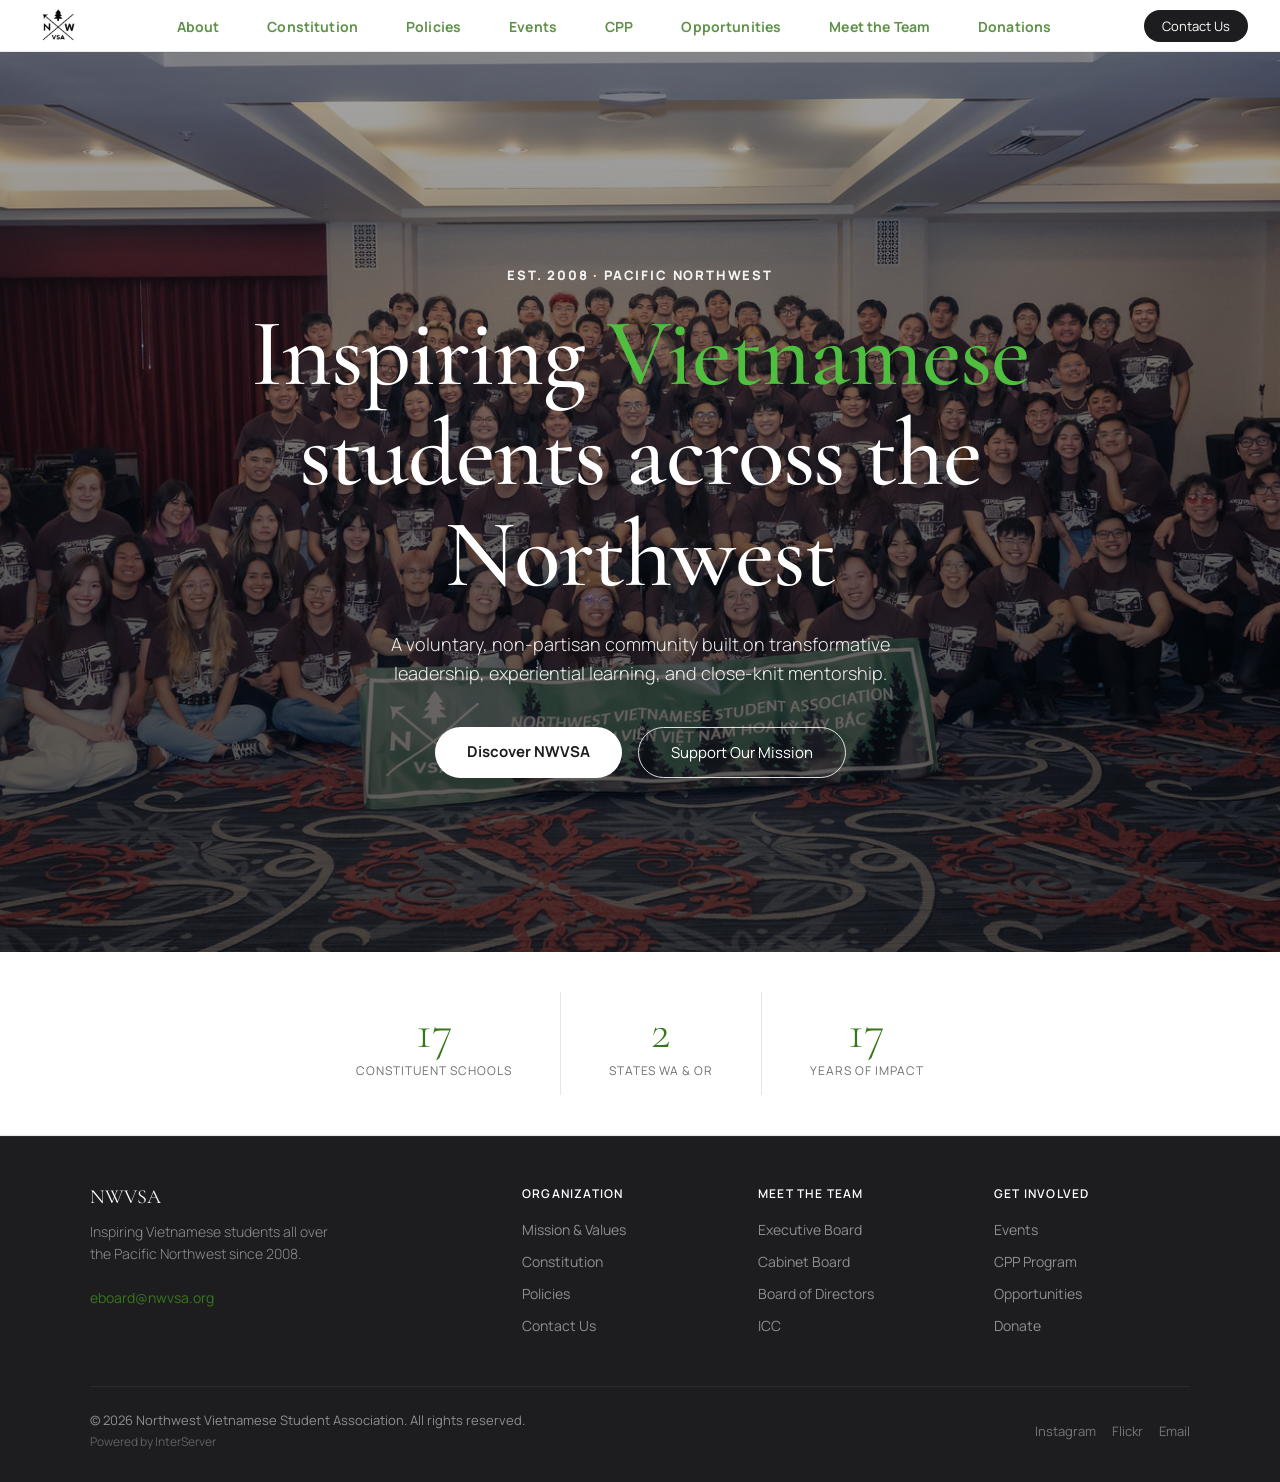
<file: index.html>
<!doctype html>
<html lang="en">
  <head>
    <meta charset="UTF-8" />
    <link rel="icon" type="image/webp" href="/images/nwvsa-logo-160x157-with-white-outline-150x150.webp" />
    <meta name="viewport" content="width=device-width, initial-scale=1.0" />
    <title>NWVSA — Northwest Vietnamese Student Association</title>
    <meta
      name="description"
      content="The Northwest Vietnamese Student Association (NWVSA) is a nonprofit connecting Vietnamese students and young leaders across the Pacific Northwest through cultural celebration, leadership development, and community service."
    />
    <link rel="canonical" href="https://northwestvsa.com/" />

    <meta property="og:type" content="website" />
    <meta property="og:site_name" content="NWVSA" />
    <meta property="og:url" content="https://northwestvsa.com/" />
    <meta
      property="og:title"
      content="NWVSA — Northwest Vietnamese Student Association"
    />
    <meta
      property="og:description"
      content="Inspiring Vietnamese students all over the Pacific Northwest since 2008."
    />
    <meta
      property="og:image"
      content="https://northwestvsa.com/images/NWVSA_Homepage_Funny.webp"
    />

    <meta name="twitter:card" content="summary_large_image" />
    <meta
      name="twitter:title"
      content="NWVSA — Northwest Vietnamese Student Association"
    />
    <meta
      name="twitter:description"
      content="Inspiring Vietnamese students all over the Pacific Northwest since 2008."
    />
    <meta
      name="twitter:image"
      content="https://northwestvsa.com/images/NWVSA_Homepage_Funny.webp"
    />

    <link rel="preconnect" href="https://fonts.googleapis.com" />
    <link
      href="https://fonts.googleapis.com/css2?family=Cormorant+Garamond:ital,wght@0,300;0,400;0,600;1,300;1,400&display=swap"
      rel="stylesheet"
    />
    <script type="module" crossorigin src="/assets/index-CWrsye87.js"></script>
    <link rel="stylesheet" crossorigin href="/assets/index-BGZmdgQE.css">
  </head>
  <body>
    <div id="root"></div>
  </body>
</html>
</file>
<file: assets/index-BGZmdgQE.css>
@font-face{font-family:Manrope;src:url(/fonts/Manrope-VariableFont_wght.ttf)format("truetype-variations");font-weight:200 800;font-style:normal;font-display:swap}:root{--white:#fff;--off-white:#f5f5f7;--light-gray:#e8e8ed;--mid-gray:#6e6e73;--dark:#1d1d1f;--accent:#38761d;--accent-soft:#84c768;--accent-light:#4fbf40;--red:#c0392b;--font-display:"Cormorant Garamond", Georgia, serif;--font-body:"Manrope", -apple-system, BlinkMacSystemFont, "Helvetica Neue", sans-serif}*,:before,:after{box-sizing:border-box;margin:0;padding:0}html{scroll-behavior:smooth}body{font-family:var(--font-body);background:var(--white);color:var(--dark);overflow-x:hidden}.reveal,.reveal.visible{opacity:1;transform:none}.about{background:var(--off-white);border-radius:28px;grid-template-columns:1fr 1fr;align-items:center;gap:80px;max-width:1200px;margin:0 auto;padding:100px 60px;display:grid}.about-visual{position:relative}.about-card{background:var(--white);border-radius:20px;padding:40px;box-shadow:0 2px 40px #0000000f}.about-card-accent{background:var(--accent);border-radius:2px;width:40px;height:4px;margin-bottom:20px}.about-card-text{font-family:var(--font-display);color:var(--dark);font-size:22px;font-style:italic;font-weight:300;line-height:1.5}.about-card-footer{color:var(--mid-gray);letter-spacing:.04em;margin-top:24px;font-size:13px}.about-year-badge{background:var(--accent);color:var(--white);font-family:var(--font-display);letter-spacing:.04em;border-radius:16px;padding:16px 24px;font-size:14px;font-weight:600;position:absolute;bottom:-20px;right:-20px;box-shadow:0 8px 24px #d4a8534d}.goals-section{background:var(--white);padding:100px 24px}.goals-header{text-align:center;max-width:700px;margin:0 auto 64px}.goals-grid{background:var(--light-gray);border-radius:24px;grid-template-columns:repeat(3,1fr);gap:2px;max-width:1100px;margin:0 auto;display:grid;overflow:hidden}.goals-grid--2x2{grid-template-columns:repeat(2,1fr);max-width:800px}.goal-card{background:var(--white);padding:56px 40px;transition:background .3s;position:relative}.goal-card:hover{background:var(--off-white)}.goal-icon{background:var(--dark);border-radius:12px;justify-content:center;align-items:center;width:48px;height:48px;margin-bottom:28px;display:flex}.goal-icon svg{width:24px;height:24px;fill:var(--white)}.goal-title{font-family:var(--font-display);color:var(--dark);margin-bottom:14px;font-size:22px;font-weight:400;line-height:1.3}.goal-desc{color:var(--mid-gray);font-size:15px;font-weight:300;line-height:1.6}.mission-section{background:var(--off-white);text-align:center;padding:100px 24px;position:relative;overflow:hidden}.mission-section:before{content:"";pointer-events:none;background:radial-gradient(60% 50%,#d4a85326 0%,#0000 70%);position:absolute;inset:0}.mission-quote{font-family:var(--font-display);color:var(--accent);max-width:900px;margin:0 auto;font-size:clamp(24px,4vw,48px);font-style:italic;font-weight:300;line-height:1.4;position:relative}.mission-quote:before{content:"\"";color:var(--accent);opacity:.3;font-size:120px;font-style:normal;line-height:1;position:absolute;top:-40px;left:-20px}.mission-attr{letter-spacing:.12em;text-transform:uppercase;color:var(--accent);margin-top:32px;font-size:13px;position:relative}.events-section{background:var(--white);padding:100px 24px}.events-header{flex-wrap:wrap;justify-content:space-between;align-items:flex-end;gap:20px;max-width:1100px;margin:0 auto 48px;display:flex}.events-grid{grid-template-columns:repeat(3,1fr);gap:16px;max-width:1100px;margin:0 auto;display:grid}.events-grid--2x2{grid-template-columns:repeat(2,1fr)}.event-card{background:var(--off-white);border:1px solid var(--light-gray);cursor:pointer;color:inherit;border-radius:20px;text-decoration:none;transition:transform .25s,box-shadow .25s;display:block;overflow:hidden}.event-card:hover{transform:translateY(-4px);box-shadow:0 20px 48px #00000014}.event-photo{aspect-ratio:16/9;object-fit:cover;width:100%;display:block}.event-photo--logo{object-fit:contain;background:var(--white);padding:28px}.event-card-top{padding:36px 32px 28px}.event-tag{letter-spacing:.1em;text-transform:uppercase;color:var(--accent);background:var(--accent-soft);border-radius:980px;margin-bottom:16px;padding:4px 12px;font-size:11px;font-weight:600;display:inline-block}.event-title{font-family:var(--font-display);color:var(--dark);margin-bottom:10px;font-size:24px;font-weight:400;line-height:1.3}.event-desc{color:var(--mid-gray);font-size:14px;font-weight:300;line-height:1.5}.event-card-bottom{border-top:1px solid var(--light-gray);justify-content:space-between;align-items:center;padding:20px 32px;display:flex}.event-arrow{background:var(--dark);border-radius:50%;justify-content:center;align-items:center;width:32px;height:32px;transition:background .2s;display:flex}.event-card:hover .event-arrow{background:var(--accent)}.event-arrow svg{width:14px;height:14px;fill:var(--white)}@media (width<=900px){.about{grid-template-columns:1fr;gap:40px;padding:60px 32px}.goals-grid,.events-grid{grid-template-columns:1fr}}section{padding:100px 24px}@media (width<=640px){section{padding:64px 20px!important}}.section-wrap{max-width:1200px;margin:0 auto}.section-eyebrow{letter-spacing:.14em;text-transform:uppercase;color:var(--accent);margin-bottom:16px;font-size:12px;font-weight:600}.section-title{font-family:var(--font-display);color:var(--dark);max-width:720px;font-size:clamp(32px,5vw,56px);font-weight:300;line-height:1.1}.section-title em{color:var(--accent);font-style:italic}.section-body{color:var(--mid-gray);max-width:600px;margin-top:20px;font-size:17px;font-weight:300;line-height:1.7}.btn-primary{background:var(--dark);color:var(--white);cursor:pointer;border:none;border-radius:980px;padding:14px 32px;font-size:15px;text-decoration:none;transition:transform .18s,background .2s;display:inline-block}.btn-primary:hover{background:var(--accent);transform:scale(1.03)}.btn-outline{background:var(--white);color:var(--accent);border:1.5px solid var(--white);cursor:pointer;border-radius:980px;padding:14px 32px;font-size:15px;text-decoration:none;transition:transform .18s,background .2s,color .2s;display:inline-block}.btn-outline:hover{background:var(--dark);color:var(--white);transform:scale(1.03)}.photo-frame{object-fit:cover;border-radius:20px;width:100%;height:auto;display:block;box-shadow:0 18px 44px #00000024}.media-band{max-width:1100px;margin:0 auto}.media-band figcaption{text-align:center;color:var(--mid-gray);letter-spacing:.02em;margin-top:14px;font-size:13px}.photo-gallery{grid-template-columns:repeat(3,1fr);gap:16px;max-width:1100px;margin:0 auto;display:grid}.photo-gallery .photo-frame{aspect-ratio:4/3;height:100%}@media (width<=760px){.photo-gallery{grid-template-columns:1fr 1fr}}nav{z-index:100;-webkit-backdrop-filter:blur(20px);backdrop-filter:blur(20px);background:#ffffffeb;border-bottom:1px solid #00000014;justify-content:space-between;align-items:center;height:52px;padding:0 32px;display:flex;position:sticky;top:0}.nav-logo-img{width:auto;height:52px;display:block}.nav-links{gap:48px;list-style:none;display:flex}.nav-links a{color:var(--accent);opacity:.8;letter-spacing:.01em;font-size:14px;font-weight:700;text-decoration:none}.nav-links a:hover{opacity:1}.nav-cta{background:var(--dark);color:var(--white);border-radius:980px;padding:7px 18px;font-size:13px;text-decoration:none}.nav-burger{border:1px solid var(--light-gray);background:var(--off-white);cursor:pointer;border-radius:10px;flex-direction:column;justify-content:center;align-items:center;gap:4px;width:36px;height:36px;display:none}.nav-burger span{background:var(--dark);border-radius:2px;width:17px;height:2px}.nav-menu{background:var(--white);border-bottom:1px solid var(--light-gray);flex-direction:column;gap:2px;padding:8px 24px 20px;display:flex;position:absolute;top:100%;left:0;right:0;box-shadow:0 16px 32px #00000014}.nav-menu a{color:var(--accent);opacity:.85;border-bottom:1px solid var(--off-white);padding:13px 0;font-size:15px;font-weight:700;text-decoration:none}.nav-menu-cta{text-align:center;background:var(--dark);border-radius:980px;margin-top:10px;padding:12px;color:var(--white)!important;opacity:1!important;border-bottom:none!important}@media (width<=1100px){.nav-links,.nav-cta{display:none}.nav-burger{display:flex}}footer{background:var(--dark);color:#ffffff80;border-top:1px solid #ffffff0f;padding:48px 60px 32px}.footer-grid{grid-template-columns:2fr 1fr 1fr 1fr;gap:40px;max-width:1100px;margin:0 auto 40px;display:grid}.footer-brand{font-family:var(--font-display);color:var(--accent);margin-bottom:12px;font-size:20px;font-weight:400}.footer-brand span{color:var(--white)}.footer-tagline{max-width:260px;font-size:14px;font-weight:300;line-height:1.6}.footer-col h4{letter-spacing:.1em;text-transform:uppercase;color:var(--white);margin-bottom:16px;font-size:12px;font-weight:600}.footer-col ul{list-style:none}.footer-col li{margin-bottom:10px}.footer-col a{color:#ffffff80;font-size:14px;text-decoration:none;transition:color .2s}.footer-col a:hover{color:var(--accent)}.footer-bottom{border-top:1px solid #ffffff0f;flex-wrap:wrap;justify-content:space-between;align-items:center;gap:12px;max-width:1100px;margin:0 auto;padding-top:24px;font-size:13px;display:flex}.footer-legal{flex-direction:column;gap:4px;display:flex}.footer-powered-by{color:#ffffff4d;font-size:12px;text-decoration:none;transition:color .2s}.footer-powered-by:hover{color:var(--accent)}.footer-social{gap:16px;display:flex}.footer-social a{color:#fff6;font-size:13px;text-decoration:none;transition:color .2s}.footer-social a:hover{color:var(--accent)}@media (width<=900px){.footer-grid{grid-template-columns:1fr 1fr}}@media (width<=600px){footer{padding:40px 24px 24px}.footer-grid{grid-template-columns:1fr 1fr;gap:28px;margin-bottom:28px}.footer-brand-block{grid-column:1/-1}.footer-tagline{max-width:none}.footer-col li{margin-bottom:8px}}.hero{text-align:center;background:#2a2a2e url(/images/NWVSA_Homepage2025_Photo.jpg) 50%/cover no-repeat;flex-direction:column;justify-content:center;align-items:center;min-height:100vh;padding:100px 24px 60px;display:flex;position:relative;overflow:hidden}.hero:before{content:"";pointer-events:none;z-index:0;background:linear-gradient(#00000057 0%,#0000009e 100%);position:absolute;inset:0}.hero>*{z-index:1;position:relative}.hero-eyebrow{letter-spacing:.14em;text-transform:uppercase;color:#ffffffeb;opacity:0;margin-bottom:20px;font-size:13px;font-weight:800;animation:.8s .2s forwards fadeUp}.hero-title{font-family:var(--font-display);letter-spacing:-.01em;color:var(--white);opacity:0;max-width:900px;font-size:clamp(42px,8vw,96px);font-weight:500;line-height:1.05;animation:.9s .35s forwards fadeUp}.hero-title em{color:var(--accent-light);font-style:normal}.hero-sub{color:#ffffffeb;text-shadow:0 1px 12px #00000073;opacity:0;max-width:580px;margin-top:24px;font-size:18px;font-weight:300;line-height:1.6;animation:.9s .5s forwards fadeUp}.hero-actions{opacity:0;flex-wrap:wrap;justify-content:center;gap:16px;margin-top:40px;animation:.9s .65s forwards fadeUp;display:flex}.hero-scroll{opacity:0;flex-direction:column;align-items:center;gap:8px;margin-top:72px;animation:.9s .85s forwards fadeUp;display:flex}.hero-scroll span{letter-spacing:.12em;text-transform:uppercase;color:#fff9;font-size:11px}.scroll-line{background:linear-gradient(180deg, var(--accent-light) 0%, transparent 100%);width:1px;height:48px;animation:2s ease-in-out infinite scrollPulse}.hero .btn-primary{background:var(--white);color:var(--dark);font-weight:700}.hero .btn-primary:hover{background:var(--accent-light);color:var(--dark)}.hero .btn-outline{color:var(--white);background:0 0;border-color:#ffffffd9}.hero .btn-outline:hover{color:var(--white);background:#ffffff29}@keyframes scrollPulse{0%,to{opacity:.4;transform:scaleY(1)}50%{opacity:1;transform:scaleY(1.2)}}@keyframes fadeUp{0%{opacity:0;transform:translateY(24px)}to{opacity:1;transform:translateY(0)}}@keyframes fadeIn{0%{opacity:0}to{opacity:1}}.stat-bar{border-bottom:1px solid var(--light-gray);background:#ffffffeb;flex-wrap:wrap;justify-content:center;gap:0;padding:40px 24px;display:flex}.stat-item{text-align:center;opacity:0;border-right:1px solid #0000001a;padding:16px 48px;animation:.8s forwards fadeIn}.stat-item:last-child{border-right:none}.stat-item:first-child{animation-delay:.1s}.stat-item:nth-child(2){animation-delay:.2s}.stat-item:nth-child(3){animation-delay:.3s}.stat-item:nth-child(4){animation-delay:.4s}.stat-num{font-family:var(--font-display);color:var(--dark);font-size:48px;font-weight:300;line-height:1}.stat-num em{color:var(--accent);font-style:normal}.stat-label{color:var(--mid-gray);letter-spacing:.08em;text-transform:uppercase;margin-top:6px;font-size:12px}@media (width<=900px){.stat-item{padding:16px 24px}}@media (width<=600px){.hero-actions{flex-direction:column;align-items:center}}.flipbook-stage{--book-w:380px;--book-h:580px;min-height:calc(var(--book-h) + 40px);perspective:2400px;justify-content:center;align-items:center;display:flex;position:relative}.flipbook-stage input.flip-toggle{display:none}.flipbook{width:var(--book-w);height:var(--book-h);perspective:2000px;transition-duration:1s;position:relative}.front-cover,.back-cover{background:linear-gradient(135deg, color-mix(in srgb, var(--cover-color,#dc143c) 72%, #000), var(--cover-color,#dc143c));color:#fff;text-align:center;border-radius:2.5px 5px 5px 2.5px;flex-direction:column;justify-content:center;align-items:center;gap:10px;width:100%;height:100%;padding:24px;display:flex;box-shadow:inset -6px 0 12px #00000040,0 6px 18px #00000040}.front-cover{cursor:pointer;transform-origin:0;transform-style:preserve-3d;z-index:99;transition:transform .5s;position:absolute}.cover-face{backface-visibility:hidden;flex-direction:column;justify-content:center;align-items:center;gap:10px;display:flex}.front-cover label{cursor:pointer;position:absolute;inset:0}.back-cover{z-index:-1;position:relative}.cover-logo{filter:drop-shadow(0 3px 8px #0000004d);width:42%;max-width:150px;height:auto;margin-bottom:8px}.cover-eyebrow{letter-spacing:.18em;text-transform:uppercase;opacity:.85;font-size:12px}.cover-title{font-family:var(--font-display,Georgia, serif);max-width:90%;font-size:clamp(24px,4vw,32px);font-weight:600;line-height:1.1}.cover-hint{opacity:.8;margin-top:6px;font-size:12px}.leaf{width:calc(var(--book-w) - 10px);height:calc(var(--book-h) - 20px);transform-origin:0;transform-style:preserve-3d;background:#fff;border-radius:0 5px 5px 0;transition-duration:.5s;position:absolute;top:10px;left:1px;transform:rotateY(0)}.leaf-face{backface-visibility:hidden;background:#fff;position:absolute;inset:0;overflow:hidden}.leaf-face.front{border-radius:0 5px 5px 0}.leaf-face.back{border-radius:5px 0 0 5px;transform:rotateY(180deg)}.leaf-face label{cursor:pointer;z-index:3;position:absolute;inset:0}.leaf-face.front:after{content:"";pointer-events:none;background:linear-gradient(270deg,#00000012,#0000 12%);position:absolute;inset:0}.leaf-face.back:after{content:"";pointer-events:none;background:linear-gradient(90deg,#00000012,#0000 12%);position:absolute;inset:0}.leaf-content{z-index:1;padding:22px 20px;position:absolute;inset:0}.page-nav{z-index:999;align-items:center;gap:10px;display:none;position:absolute;bottom:16px;right:16px}.page-counter{color:var(--mid-gray,#6e6e73);background:#ffffffe6;border-radius:980px;padding:4px 10px;font-size:11px;font-weight:700}.page-next-btn{background:var(--accent-color,var(--dark,#1d1d1f));color:#fff;cursor:pointer;border:none;border-radius:50%;width:38px;height:38px;font-size:17px;line-height:1;transition:transform .15s;box-shadow:0 6px 16px #00000040}.page-next-btn:hover{transform:scale(1.08)}.teams-page{min-height:100dvh;color:var(--dark,#1d1d1f);background:var(--white,#fff);flex-direction:column;align-items:center;padding:40px 24px 100px;display:flex}.teams-back{color:var(--mid-gray,#6e6e73);align-self:flex-start;font-size:13px;text-decoration:none}.teams-back:hover{color:var(--accent,#38761d)}.teams-head{text-align:center;margin:8px 0 24px}.teams-eyebrow{letter-spacing:.18em;text-transform:uppercase;color:var(--accent,#38761d);font-size:12px}.teams-title{font-family:var(--font-display,Georgia, serif);color:var(--dark,#1d1d1f);margin-top:6px;font-size:46px;font-weight:600}.teams-hint{color:var(--mid-gray,#6e6e73);margin-top:8px;font-size:14px}.tc{grid-template-columns:auto 1fr auto;align-items:center;gap:8px;width:100%;max-width:1100px;margin-top:8px;display:grid}.tc-viewport{min-height:calc(var(--book-h) + 70px);perspective:1900px;position:relative;overflow:hidden}.tc-stage{transform-style:preserve-3d;position:absolute;inset:0}.tc-slot{width:var(--book-w);margin-left:calc(var(--book-w) / -2);transition:transform .55s cubic-bezier(.22,.7,.24,1),opacity .5s,filter .5s;position:absolute;top:24px;left:50%}.tc-slot:not(.is-center){cursor:pointer}.tc-slot:not(.is-center) .flipbook-stage{pointer-events:none}.tc-slot:not(.is-center):hover{filter:brightness()saturate()!important}.tc-slot .flipbook-stage{min-height:0}.tc-arrow{z-index:50;background:var(--white,#fff);width:48px;height:48px;color:var(--dark,#1d1d1f);cursor:pointer;border:1px solid #0000001f;border-radius:50%;flex:none;font-size:26px;line-height:1;transition:background .15s,color .15s,transform .15s;box-shadow:0 6px 18px #0000001f}.tc-arrow:hover{background:var(--accent,#38761d);color:#fff;transform:scale(1.06)}.tc-caption{font-family:var(--font-display,Georgia, serif);color:var(--dark,#1d1d1f);align-items:center;gap:10px;margin-top:18px;font-size:22px;font-weight:600;display:inline-flex}.tc-dot{background:var(--dot,#38761d);border-radius:50%;width:12px;height:12px}.team-page{flex-direction:column;height:100%;display:flex}.team-card{text-align:center;flex-direction:column;flex:1;justify-content:center;align-items:center;min-height:0;padding:10px 0;display:flex}.team-card+.team-card{border-top:1px solid var(--light-gray,#e8e8ee)}.team-photo{background:var(--light-gray,#e8e8ee);border-radius:50%;flex:none;width:240px;height:240px;overflow:hidden;box-shadow:0 10px 30px #0000002e}.team-photo img{object-fit:cover;width:100%;height:100%}.team-photo--logo img{object-fit:contain;padding:26px}.team-role{letter-spacing:.14em;text-transform:uppercase;color:var(--accent,#38761d);margin-top:20px;font-size:12px}.team-name{font-family:var(--font-display,Georgia, serif);margin-top:5px;font-size:27px;font-weight:600}.team-pronouns{color:var(--mid-gray,#6e6e73);margin-top:3px;font-size:12px;font-style:italic}.team-blurb{color:var(--mid-gray,#6e6e73);margin-top:10px;font-size:13px;font-weight:300;line-height:1.55}.tm-mobile{width:100%;max-width:480px;margin-top:8px}.tm-pills{gap:8px;padding-bottom:4px;display:flex;overflow-x:auto}.tm-pill{appearance:none;cursor:pointer;border:1px solid var(--light-gray,#e8e8ee);background:var(--off-white,#f5f5f7);color:var(--mid-gray,#6e6e73);border-radius:980px;flex:none;padding:9px 18px;font-family:inherit;font-size:13px;font-weight:700}.tm-pill[aria-pressed=true]{color:#fff;background:var(--pill-color,var(--accent,#38761d));border-color:#0000}.tm-list{flex-direction:column;margin-top:8px;display:flex}.tm-member{border-bottom:1px solid var(--light-gray,#e8e8ee);align-items:center;gap:16px;padding:18px 0;display:flex}.tm-photo{background:var(--light-gray,#e8e8ee);border-radius:50%;flex:none;width:64px;height:64px;overflow:hidden;box-shadow:0 4px 12px #00000024}.tm-photo img{object-fit:cover;width:100%;height:100%}.tm-photo--logo img{object-fit:contain;padding:10px}.tm-role{letter-spacing:.1em;text-transform:uppercase;color:var(--accent,#38761d);font-size:10px;font-weight:700}.tm-name{font-family:var(--font-display,Georgia, serif);color:var(--dark,#1d1d1f);margin-top:2px;font-size:20px;font-weight:600}.tm-pronouns{color:var(--mid-gray,#6e6e73);margin-top:1px;font-size:11.5px;font-style:italic}.tm-detail{color:var(--mid-gray,#6e6e73);margin-top:3px;font-size:12px}@media (width>=640px) and (width<=1099px){.tc-slot:not(.is-center){display:none}.flipbook-stage{--book-w:380px!important;--book-h:480px!important}.tc-viewport{overflow:visible}.page-nav{right:56px}}.icc{width:100%;max-width:1200px;margin-top:88px}.icc-head{text-align:center;max-width:640px;margin:0 auto 40px}.icc-title{font-family:var(--font-display,Georgia, serif);color:var(--dark,#1d1d1f);margin-top:6px;font-size:clamp(28px,4vw,40px);font-weight:600}.icc-sub{color:var(--mid-gray,#6e6e73);margin-top:12px;font-size:15px;line-height:1.6}.icc-grid{grid-template-columns:repeat(auto-fill,minmax(300px,1fr));gap:24px;display:grid}.icc-card{background:var(--white,#fff);border:1px solid var(--light-gray,#e8e8ee);text-align:center;border-radius:18px;padding:22px 22px 26px;transition:transform .18s,box-shadow .18s;box-shadow:0 6px 20px #0000000d}.icc-card:hover{transform:translateY(-3px);box-shadow:0 16px 36px #0000001a}.icc-logo{background:var(--off-white,#f5f5f7);border-radius:14px;justify-content:center;align-items:center;width:100%;height:140px;margin-bottom:18px;padding:14px;display:flex}.icc-logo img{object-fit:contain;max-width:100%;max-height:100%}.icc-school{font-family:var(--font-display,Georgia, serif);color:var(--dark,#1d1d1f);border-bottom:1px solid var(--light-gray,#e8e8ee);margin-bottom:16px;padding-bottom:16px;font-size:20px;font-weight:600;line-height:1.25}.icc-reps{flex-direction:column;gap:12px;list-style:none;display:flex}.icc-reps li{flex-direction:column;display:flex}.icc-role{letter-spacing:.12em;text-transform:uppercase;color:var(--accent,#38761d);font-size:10.5px}.icc-name{color:var(--dark,#1d1d1f);margin-top:2px;font-size:16px;font-weight:600}.about-split{grid-template-columns:1fr 1fr;align-items:center;gap:56px;max-width:1100px;margin:0 auto;display:grid}@media (width<=900px){.about-split{grid-template-columns:1fr;gap:36px}}.schools-section{background:var(--off-white);padding:100px 24px}.schools-header{text-align:center;max-width:600px;margin:0 auto 60px}.schools-grid{grid-template-columns:repeat(4,1fr);justify-items:center;gap:12px;max-width:800px;margin:0 auto;display:grid}@media (width<=600px){.schools-grid{grid-template-columns:repeat(2,1fr)}}.school-chip{background:var(--white);text-align:center;color:var(--dark);cursor:pointer;box-sizing:border-box;border:1px solid #0000;border-radius:12px;flex-direction:column;justify-content:center;width:100%;min-height:60px;padding:14px 16px;font-size:13px;font-weight:400;text-decoration:none;transition:border-color .2s,transform .2s,box-shadow .2s;display:flex}.school-chip:hover{border-color:var(--accent);transform:translateY(-2px);box-shadow:0 6px 20px #d4a85326}.school-chip .school-abbr{color:var(--mid-gray);margin-top:3px;font-size:11px;display:block}.school-chip:hover .school-abbr{color:var(--accent)}@media (width<=900px){#cpp .about-visual{display:none}}.back-link{letter-spacing:.04em;color:var(--mid-gray);align-items:center;gap:6px;margin-bottom:28px;font-size:13px;text-decoration:none;transition:color .2s;display:inline-flex}.back-link:hover{color:var(--accent)}.detail-list{flex-direction:column;gap:10px;margin:0;padding:0;list-style:none;display:flex}.detail-list li{color:var(--mid-gray);padding-left:20px;font-size:15px;font-weight:300;line-height:1.6;position:relative}.detail-list li:before{content:"";background:var(--accent);border-radius:50%;width:6px;height:6px;position:absolute;top:8px;left:0}.detail-list--columns{grid-template-columns:1fr 1fr;gap:10px 32px;display:grid}.detail-list--large li{font-size:16px}.fellowship-title{white-space:nowrap}@media (width<=700px){.fellowship-title{white-space:normal}}.profile-split{grid-template-columns:1fr 1fr;align-items:start;gap:56px;display:grid}.impact-header{text-align:center;margin-bottom:40px}.impact-stats{flex-wrap:wrap;justify-content:center;gap:0;max-width:1100px;margin:0 auto;display:flex}.impact-stat{text-align:center;border-right:1px solid var(--light-gray);padding:16px 40px}.impact-stat:last-child{border-right:none}.impact-num{font-size:40px}.impact-label{text-transform:none;letter-spacing:.02em;max-width:160px;margin:6px auto 0;line-height:1.4}.org-link{color:var(--accent);align-items:center;gap:6px;margin-top:16px;font-size:13px;font-weight:600;text-decoration:none;display:inline-flex}.org-link:hover{text-decoration:underline}.contact-card{background:var(--off-white);text-align:center;border-radius:24px;max-width:700px;margin:0 auto;padding:56px}.contact-card .goal-desc{max-width:500px;margin:12px auto 28px}.contact-links{flex-direction:column;align-items:center;gap:16px;display:flex}@media (width<=900px){.profile-split{grid-template-columns:1fr;gap:36px}.detail-list--columns{grid-template-columns:1fr}}@media (width<=600px){.impact-stat{border-right:none;padding:16px 20px}.contact-card{padding:40px 24px}}.donate-section{background:linear-gradient(135deg, var(--dark) 0%, #2a2a2e 100%);text-align:center;padding:100px 24px;position:relative;overflow:hidden}.donate-section:before{content:"";pointer-events:none;background:radial-gradient(circle,#d4a8531f 0%,#0000 70%);border-radius:50%;width:600px;height:600px;position:absolute;top:-200px;right:-100px}.donate-title{font-family:var(--font-display);color:var(--white);max-width:700px;margin:0 auto;font-size:clamp(36px,5vw,64px);font-weight:300;line-height:1.15;position:relative}.donate-title em{color:var(--accent);font-style:italic}.donate-sub{color:#ffffff8c;max-width:500px;margin:20px auto 40px;font-size:17px;font-weight:300;line-height:1.6;position:relative}.btn-gold{background:var(--accent);color:var(--white);cursor:pointer;border:none;border-radius:980px;padding:16px 40px;font-size:16px;text-decoration:none;transition:transform .18s,background .2s;display:inline-block;position:relative}.btn-gold:hover{background:#5c9a42;transform:scale(1.04)}@font-face{font-family:NCL Gasdrifo;src:url(/fonts/NCL-Gasdrifo.otf)format("opentype");font-weight:400;font-style:normal;font-display:swap}.sponsors-section{background:var(--white);padding:100px 24px}.sponsors-header{text-align:center;max-width:700px;margin:0 auto 64px}.sponsors-grid{flex-wrap:wrap;justify-content:center;align-items:center;gap:24px;max-width:1100px;margin:0 auto;display:flex}.sponsor-card{background:var(--white);border:1px solid var(--light-gray);border-radius:16px;justify-content:center;align-items:center;width:200px;height:120px;padding:20px 28px;transition:box-shadow .3s,border-color .3s;display:flex}.sponsor-card:hover{border-color:var(--accent);box-shadow:0 8px 24px #0000000f}.sponsor-logo{object-fit:contain;filter:grayscale();opacity:.65;max-width:100%;max-height:100%;transition:filter .3s,opacity .3s}.sponsor-card:hover .sponsor-logo{filter:none;opacity:1}.sponsor-name{font-family:"NCL Gasdrifo", var(--font-display);color:var(--dark);text-align:center;letter-spacing:.01em;opacity:.85;padding:0 8px;font-size:26px;font-weight:400;line-height:1.3;transition:color .3s,opacity .3s}.sponsor-card:hover .sponsor-name{color:var(--accent);opacity:1}@media (width<=600px){.sponsor-card{width:150px;height:100px}.sponsor-name{font-size:21px}}.doc-body{max-width:760px;margin:0 auto;padding:80px 24px 120px}.doc-figure{margin:56px 0}.doc-figure img{object-fit:cover;object-position:center 30%;border-radius:16px;width:100%;height:320px}.doc-figure figcaption{color:var(--mid-gray);text-align:center;margin-top:10px;font-size:12.5px}.doc-article{font-family:var(--font-display);color:var(--dark);border-top:1px solid var(--light-gray);margin-top:72px;padding-top:40px;font-size:clamp(26px,3.4vw,34px);font-weight:600}.doc-body>.doc-article:first-child{border-top:none;margin-top:0;padding-top:0}.doc-article em{color:var(--accent);font-style:italic}.doc-section{font-family:var(--font-display);color:var(--dark);margin-top:40px;font-size:21px;font-weight:600}.doc-subheading{letter-spacing:.06em;text-transform:uppercase;color:var(--accent);margin-top:32px;font-size:13px;font-weight:700}.doc-body p.doc-p{color:var(--dark);margin-top:18px;font-size:16px;font-weight:350;line-height:1.75}.doc-list{flex-direction:column;gap:10px;margin:14px 0 0;padding-left:26px;display:flex}.doc-list li{color:var(--dark);padding-left:4px;font-size:15.5px;font-weight:350;line-height:1.7}.doc-list.is-unordered{list-style-type:disc}ol.doc-list{list-style-type:decimal}ol.doc-list ol.doc-list{list-style-type:lower-alpha}ol.doc-list ol.doc-list ol.doc-list{list-style-type:lower-roman}.doc-table-wrap{border:1px solid var(--light-gray);border-radius:12px;margin:24px 0;overflow-x:auto}.doc-table{border-collapse:collapse;width:100%;font-size:14.5px}.doc-table th,.doc-table td{text-align:left;border-bottom:1px solid var(--light-gray);font-variant-numeric:tabular-nums;padding:12px 18px}.doc-table th{background:var(--off-white);text-transform:uppercase;letter-spacing:.06em;color:var(--mid-gray);font-size:11.5px;font-weight:700}.doc-table tr:last-child td{border-bottom:none}@media (width<=640px){.doc-body{padding:56px 20px 80px}.doc-figure img{height:220px}}.acd-page{color:#f4f4f6;background:radial-gradient(circle at 50% 25%,#1c1c22,#0d0d10 70%);flex-direction:column;align-items:center;min-height:100dvh;padding:40px 24px 80px;display:flex;overflow:hidden}.acd-head{text-align:center;margin-bottom:20px}.acd-eyebrow{letter-spacing:.2em;text-transform:uppercase;color:#9a9aa6;font-size:12px}.acd-title{font-family:var(--font-display,Georgia, serif);margin:6px 0 0;font-size:38px;font-weight:600}.acd-hint{color:#9a9aa6;max-width:480px;margin-top:8px;font-size:14px}.acd-tabs{z-index:2;flex-wrap:wrap;justify-content:center;gap:8px;margin-bottom:12px;display:flex}.acd-tab{color:#cfcfd6;cursor:pointer;background:#ffffff0d;border:1px solid #ffffff24;border-radius:999px;align-items:center;gap:8px;padding:9px 16px;font-size:13px;font-weight:500;transition:background .15s,color .15s,border-color .15s;display:inline-flex}.acd-tab-dot{background:rgb(var(--clr));border-radius:50%;flex:none;width:10px;height:10px}.acd-tab:hover{border-color:rgb(var(--clr));color:#fff}.acd-tab.is-active{background:rgb(var(--clr));border-color:rgb(var(--clr));color:#fff}.acd-tab.is-active .acd-tab-dot{background:#fff}.acd-scene{width:100%;min-height:calc(var(--h) + 80px);perspective:1400px;flex:1;justify-content:center;align-items:center;display:flex}.acd-ring{width:var(--w);height:var(--h);transform-style:preserve-3d;transition:transform .9s cubic-bezier(.22,.7,.24,1);position:relative}.acd-slot{transition:filter .5s;position:absolute;inset:0}.acd-slot .flipbook-stage{min-height:0}.acd-slot:not(.is-active){cursor:pointer;filter:brightness(.5)saturate(.85)}.acd-slot:not(.is-active) .flipbook-stage{pointer-events:none}.acd-slot:not(.is-active):hover{filter:brightness(.78)saturate()}.acd-slot.is-active{filter:drop-shadow(0 18px 30px #0000008c) drop-shadow(0 0 26px rgba(var(--clr), .5))}.acd-page-spread{flex-direction:column;height:100%;display:flex}.acd-card{text-align:center;color:#1d1d1f;flex-direction:column;flex:1;justify-content:center;align-items:center;min-height:0;padding:8px 6px;display:flex}.acd-card+.acd-card{border-top:1px solid #e8e8ee}.acd-card-photo{background:#e8e8ee;border-radius:50%;flex:none;width:66px;height:66px;overflow:hidden;box-shadow:0 3px 10px #00000026}.acd-card-photo img{object-fit:cover;width:100%;height:100%}.acd-card-role{letter-spacing:.12em;text-transform:uppercase;color:#38761d;margin-top:9px;font-size:10px}.acd-card-name{font-family:var(--font-display,Georgia, serif);margin:3px 0 0;font-size:18px;font-weight:600}.acd-card-blurb{color:#6e6e73;margin-top:7px;font-size:11.5px;font-weight:300;line-height:1.5}
</file>
